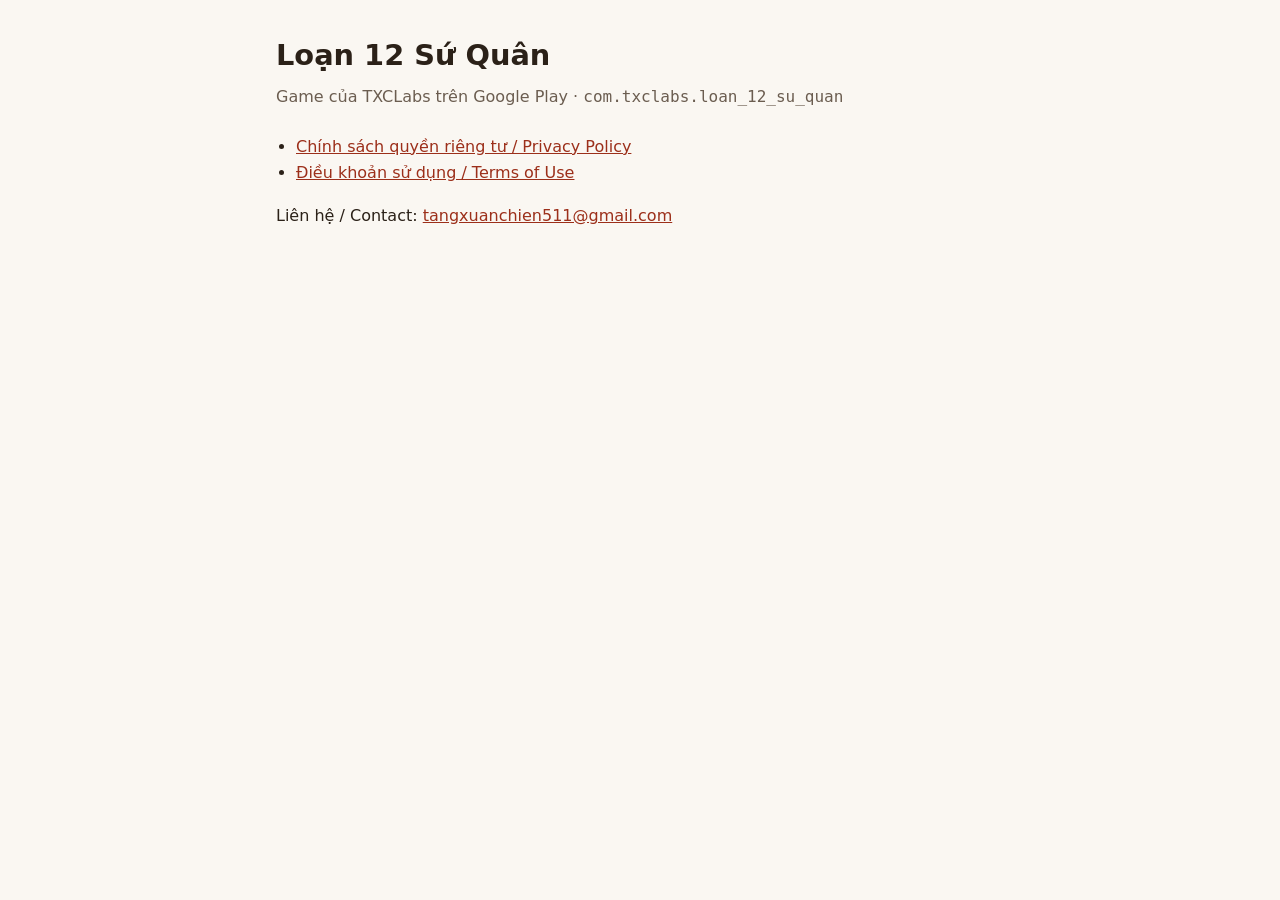
<file: index.html>
<!doctype html>
<html lang="vi">
<head>
  <meta charset="utf-8">
  <meta name="viewport" content="width=device-width, initial-scale=1">
  <title>Loạn 12 Sứ Quân – TXCLabs</title>
  <link rel="stylesheet" href="style.css">
</head>
<body>
<main>
  <h1>Loạn 12 Sứ Quân</h1>
  <p class="meta">Game của TXCLabs trên Google Play · <code>com.txclabs.loan_12_su_quan</code></p>
  <ul>
    <li><a href="privacy.html">Chính sách quyền riêng tư / Privacy Policy</a></li>
    <li><a href="terms.html">Điều khoản sử dụng / Terms of Use</a></li>
  </ul>
  <p>Liên hệ / Contact: <a href="mailto:tangxuanchien511@gmail.com">tangxuanchien511@gmail.com</a></p>
</main>
</body>
</html>
</file>
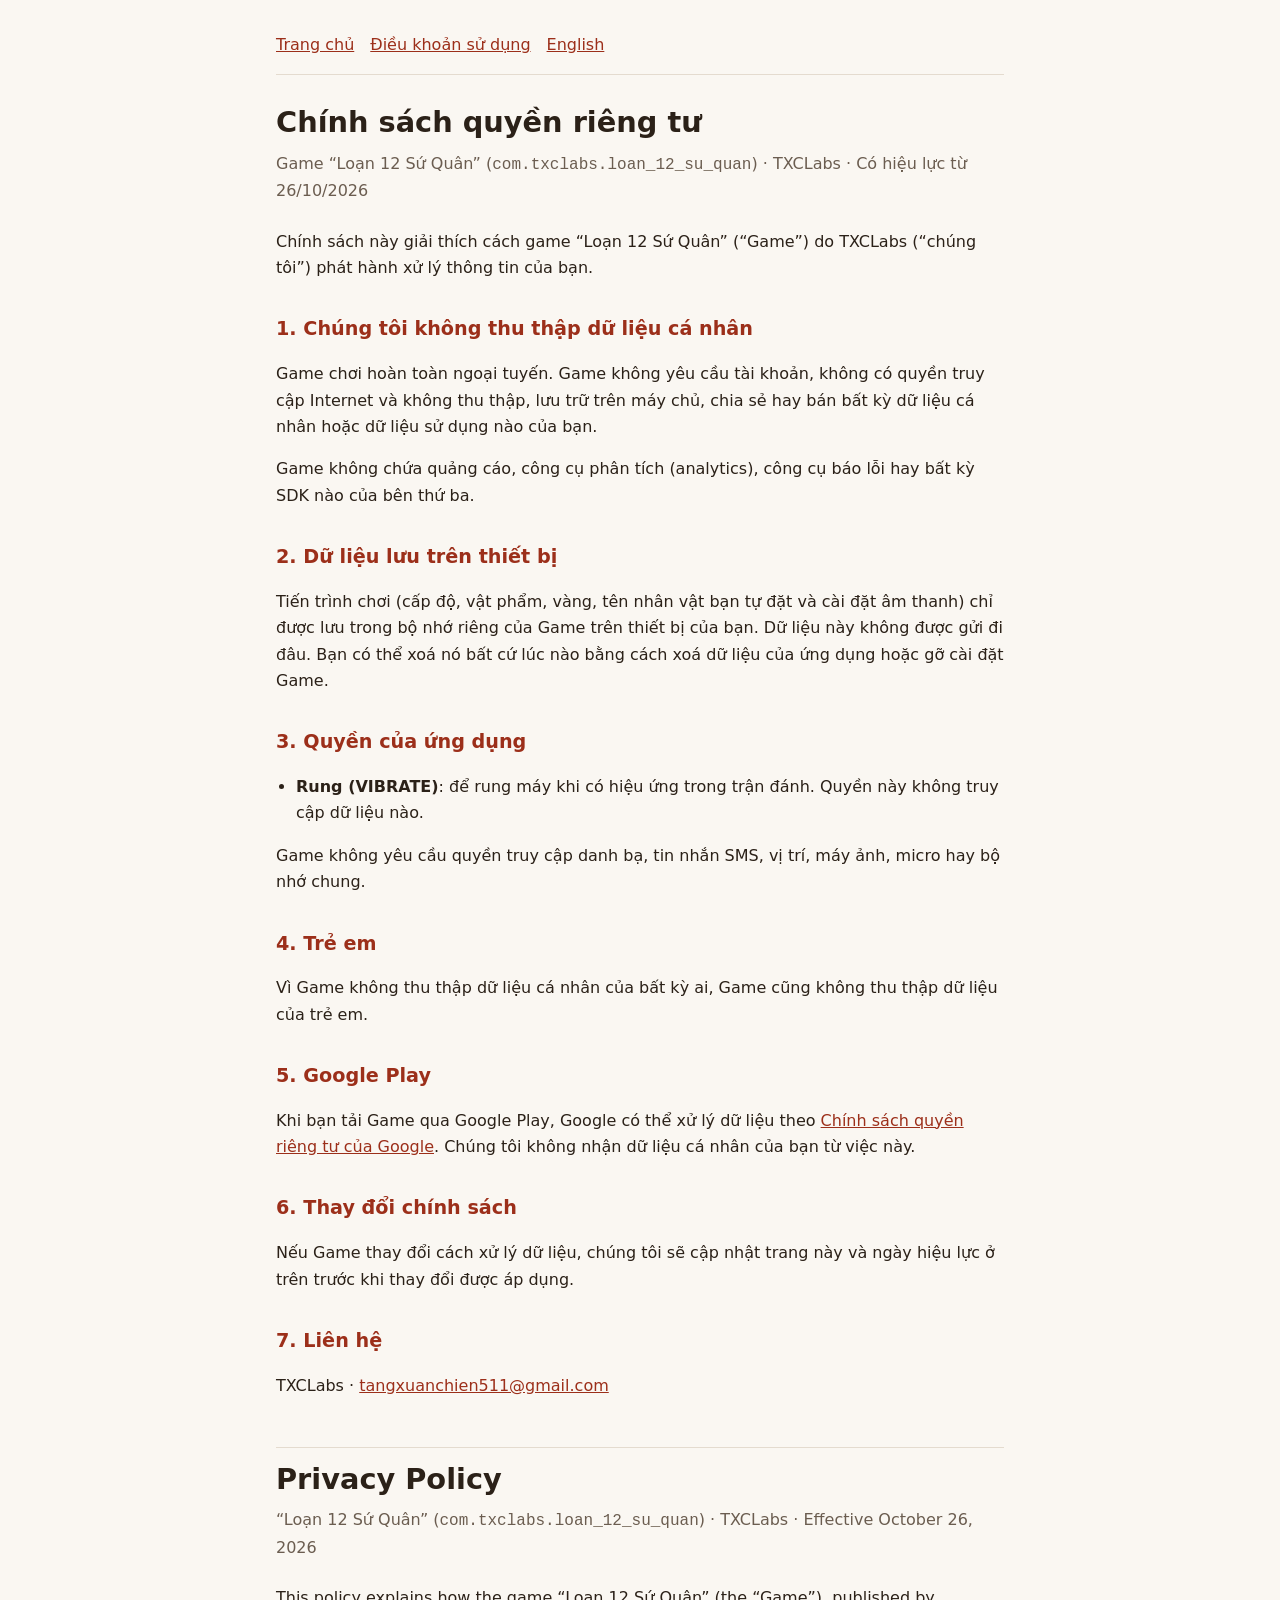
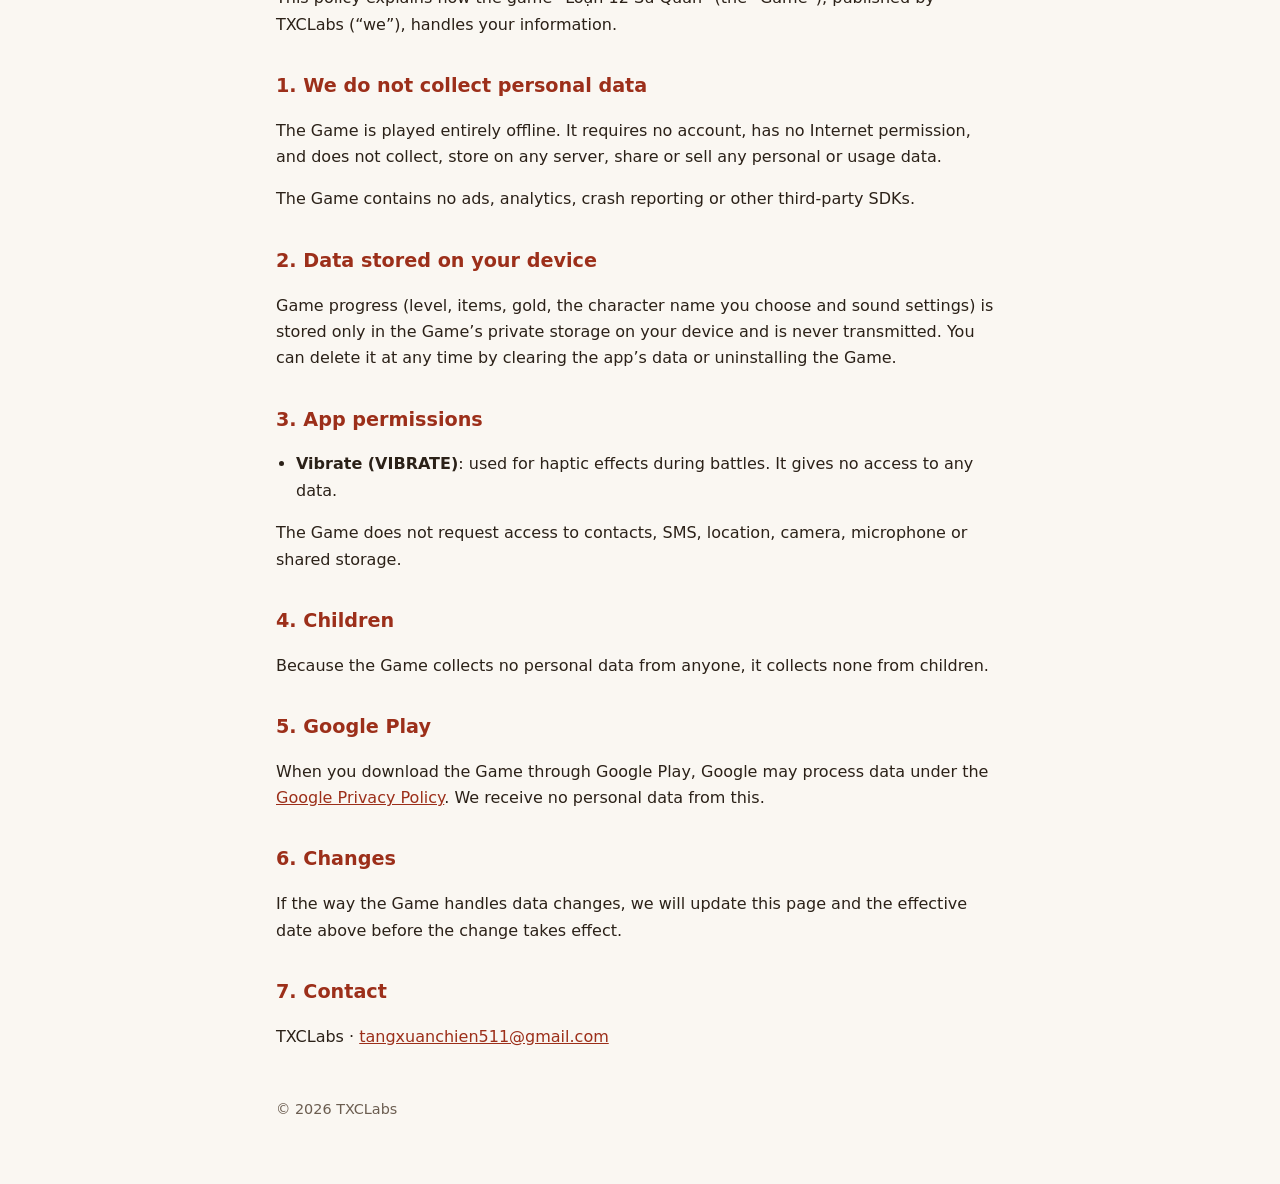
<file: privacy.html>
<!doctype html>
<html lang="vi">
<head>
  <meta charset="utf-8">
  <meta name="viewport" content="width=device-width, initial-scale=1">
  <title>Chính sách quyền riêng tư – Loạn 12 Sứ Quân</title>
  <link rel="stylesheet" href="style.css">
</head>
<body>
<main>
  <nav><a href="index.html">Trang chủ</a><a href="terms.html">Điều khoản sử dụng</a><a href="#en">English</a></nav>

  <h1>Chính sách quyền riêng tư</h1>
  <p class="meta">Game “Loạn 12 Sứ Quân” (<code>com.txclabs.loan_12_su_quan</code>) · TXCLabs · Có hiệu lực từ 26/10/2026</p>

  <p>Chính sách này giải thích cách game “Loạn 12 Sứ Quân” (“Game”) do TXCLabs (“chúng tôi”) phát hành xử lý thông tin của bạn.</p>

  <h2>1. Chúng tôi không thu thập dữ liệu cá nhân</h2>
  <p>Game chơi hoàn toàn ngoại tuyến. Game không yêu cầu tài khoản, không có quyền truy cập Internet và không thu thập, lưu trữ trên máy chủ, chia sẻ hay bán bất kỳ dữ liệu cá nhân hoặc dữ liệu sử dụng nào của bạn.</p>
  <p>Game không chứa quảng cáo, công cụ phân tích (analytics), công cụ báo lỗi hay bất kỳ SDK nào của bên thứ ba.</p>

  <h2>2. Dữ liệu lưu trên thiết bị</h2>
  <p>Tiến trình chơi (cấp độ, vật phẩm, vàng, tên nhân vật bạn tự đặt và cài đặt âm thanh) chỉ được lưu trong bộ nhớ riêng của Game trên thiết bị của bạn. Dữ liệu này không được gửi đi đâu. Bạn có thể xoá nó bất cứ lúc nào bằng cách xoá dữ liệu của ứng dụng hoặc gỡ cài đặt Game.</p>

  <h2>3. Quyền của ứng dụng</h2>
  <ul>
    <li><strong>Rung (VIBRATE)</strong>: để rung máy khi có hiệu ứng trong trận đánh. Quyền này không truy cập dữ liệu nào.</li>
  </ul>
  <p>Game không yêu cầu quyền truy cập danh bạ, tin nhắn SMS, vị trí, máy ảnh, micro hay bộ nhớ chung.</p>

  <h2>4. Trẻ em</h2>
  <p>Vì Game không thu thập dữ liệu cá nhân của bất kỳ ai, Game cũng không thu thập dữ liệu của trẻ em.</p>

  <h2>5. Google Play</h2>
  <p>Khi bạn tải Game qua Google Play, Google có thể xử lý dữ liệu theo <a href="https://policies.google.com/privacy">Chính sách quyền riêng tư của Google</a>. Chúng tôi không nhận dữ liệu cá nhân của bạn từ việc này.</p>

  <h2>6. Thay đổi chính sách</h2>
  <p>Nếu Game thay đổi cách xử lý dữ liệu, chúng tôi sẽ cập nhật trang này và ngày hiệu lực ở trên trước khi thay đổi được áp dụng.</p>

  <h2>7. Liên hệ</h2>
  <p>TXCLabs · <a href="mailto:tangxuanchien511@gmail.com">tangxuanchien511@gmail.com</a></p>

  <section class="lang" id="en">
    <h1>Privacy Policy</h1>
    <p class="meta">“Loạn 12 Sứ Quân” (<code>com.txclabs.loan_12_su_quan</code>) · TXCLabs · Effective October 26, 2026</p>

    <p>This policy explains how the game “Loạn 12 Sứ Quân” (the “Game”), published by TXCLabs (“we”), handles your information.</p>

    <h2>1. We do not collect personal data</h2>
    <p>The Game is played entirely offline. It requires no account, has no Internet permission, and does not collect, store on any server, share or sell any personal or usage data.</p>
    <p>The Game contains no ads, analytics, crash reporting or other third-party SDKs.</p>

    <h2>2. Data stored on your device</h2>
    <p>Game progress (level, items, gold, the character name you choose and sound settings) is stored only in the Game’s private storage on your device and is never transmitted. You can delete it at any time by clearing the app’s data or uninstalling the Game.</p>

    <h2>3. App permissions</h2>
    <ul>
      <li><strong>Vibrate (VIBRATE)</strong>: used for haptic effects during battles. It gives no access to any data.</li>
    </ul>
    <p>The Game does not request access to contacts, SMS, location, camera, microphone or shared storage.</p>

    <h2>4. Children</h2>
    <p>Because the Game collects no personal data from anyone, it collects none from children.</p>

    <h2>5. Google Play</h2>
    <p>When you download the Game through Google Play, Google may process data under the <a href="https://policies.google.com/privacy">Google Privacy Policy</a>. We receive no personal data from this.</p>

    <h2>6. Changes</h2>
    <p>If the way the Game handles data changes, we will update this page and the effective date above before the change takes effect.</p>

    <h2>7. Contact</h2>
    <p>TXCLabs · <a href="mailto:tangxuanchien511@gmail.com">tangxuanchien511@gmail.com</a></p>
  </section>

  <footer>© 2026 TXCLabs</footer>
</main>
</body>
</html>
</file>
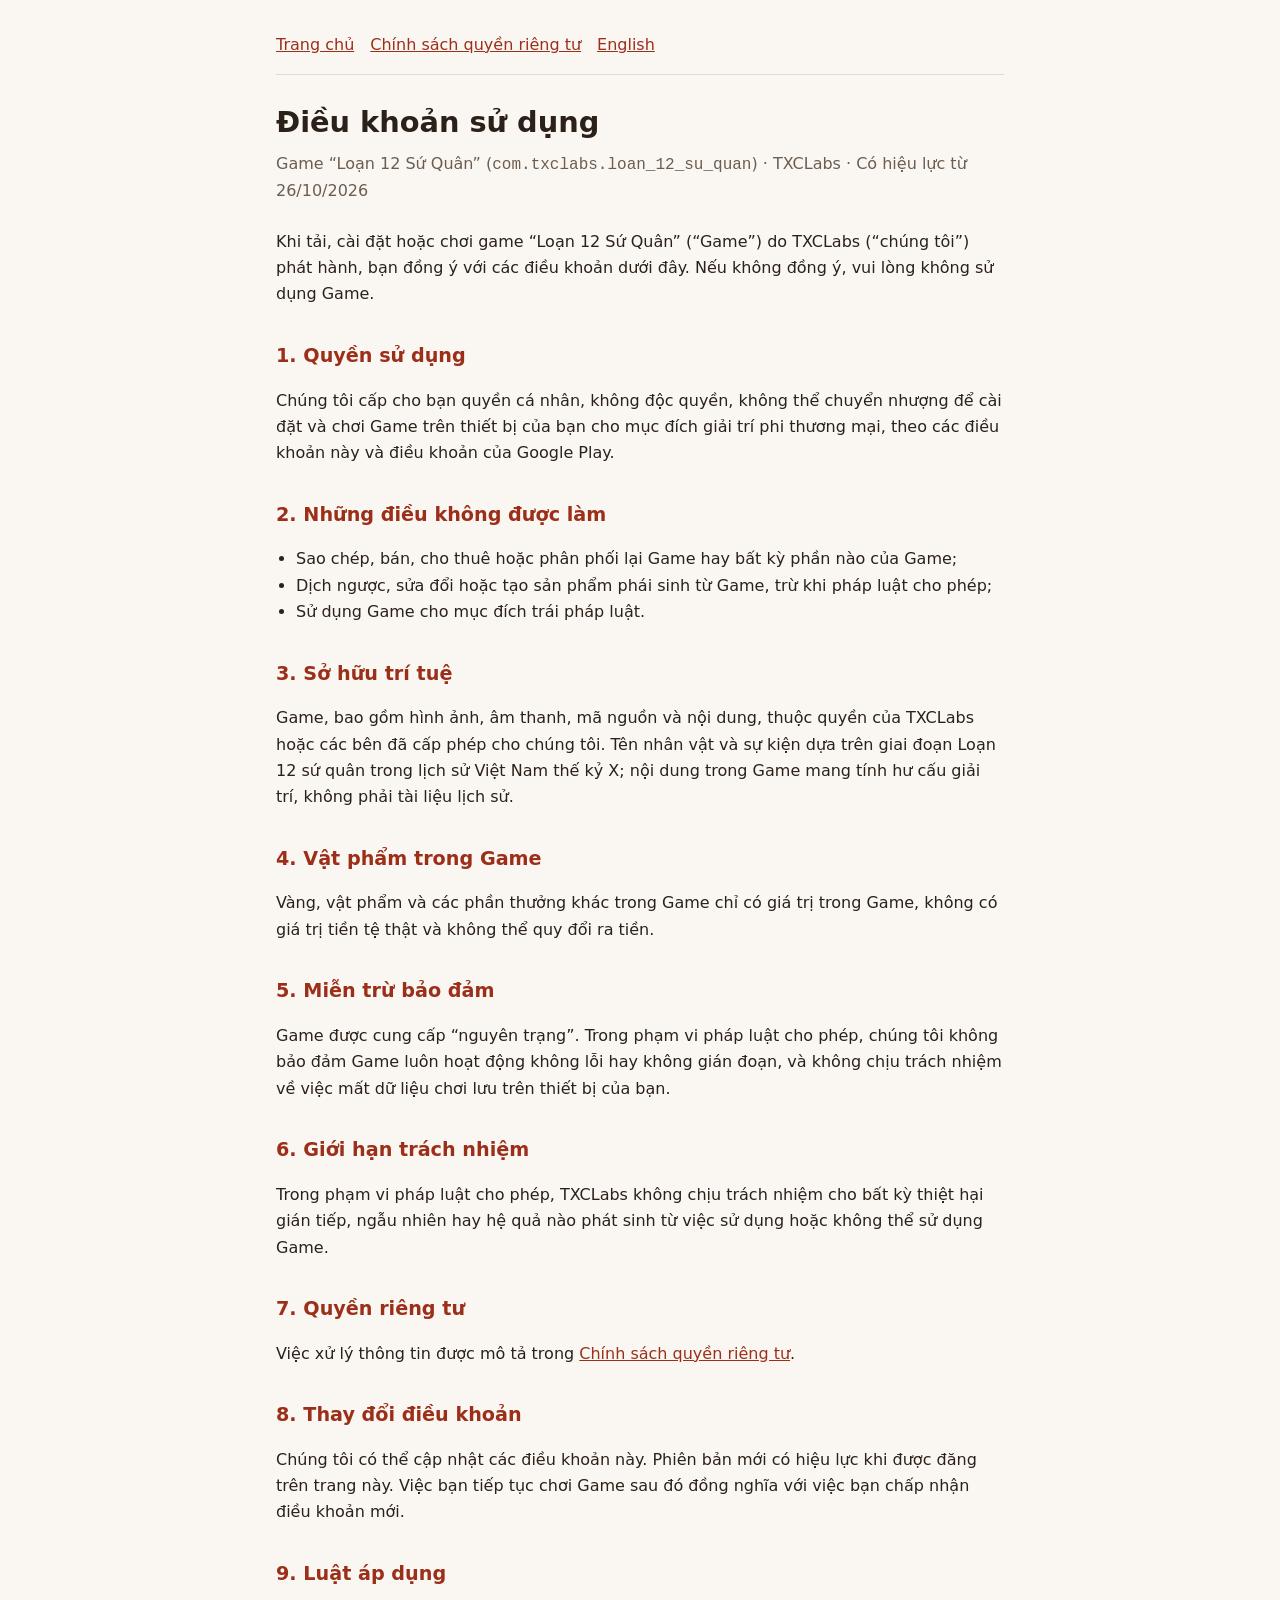
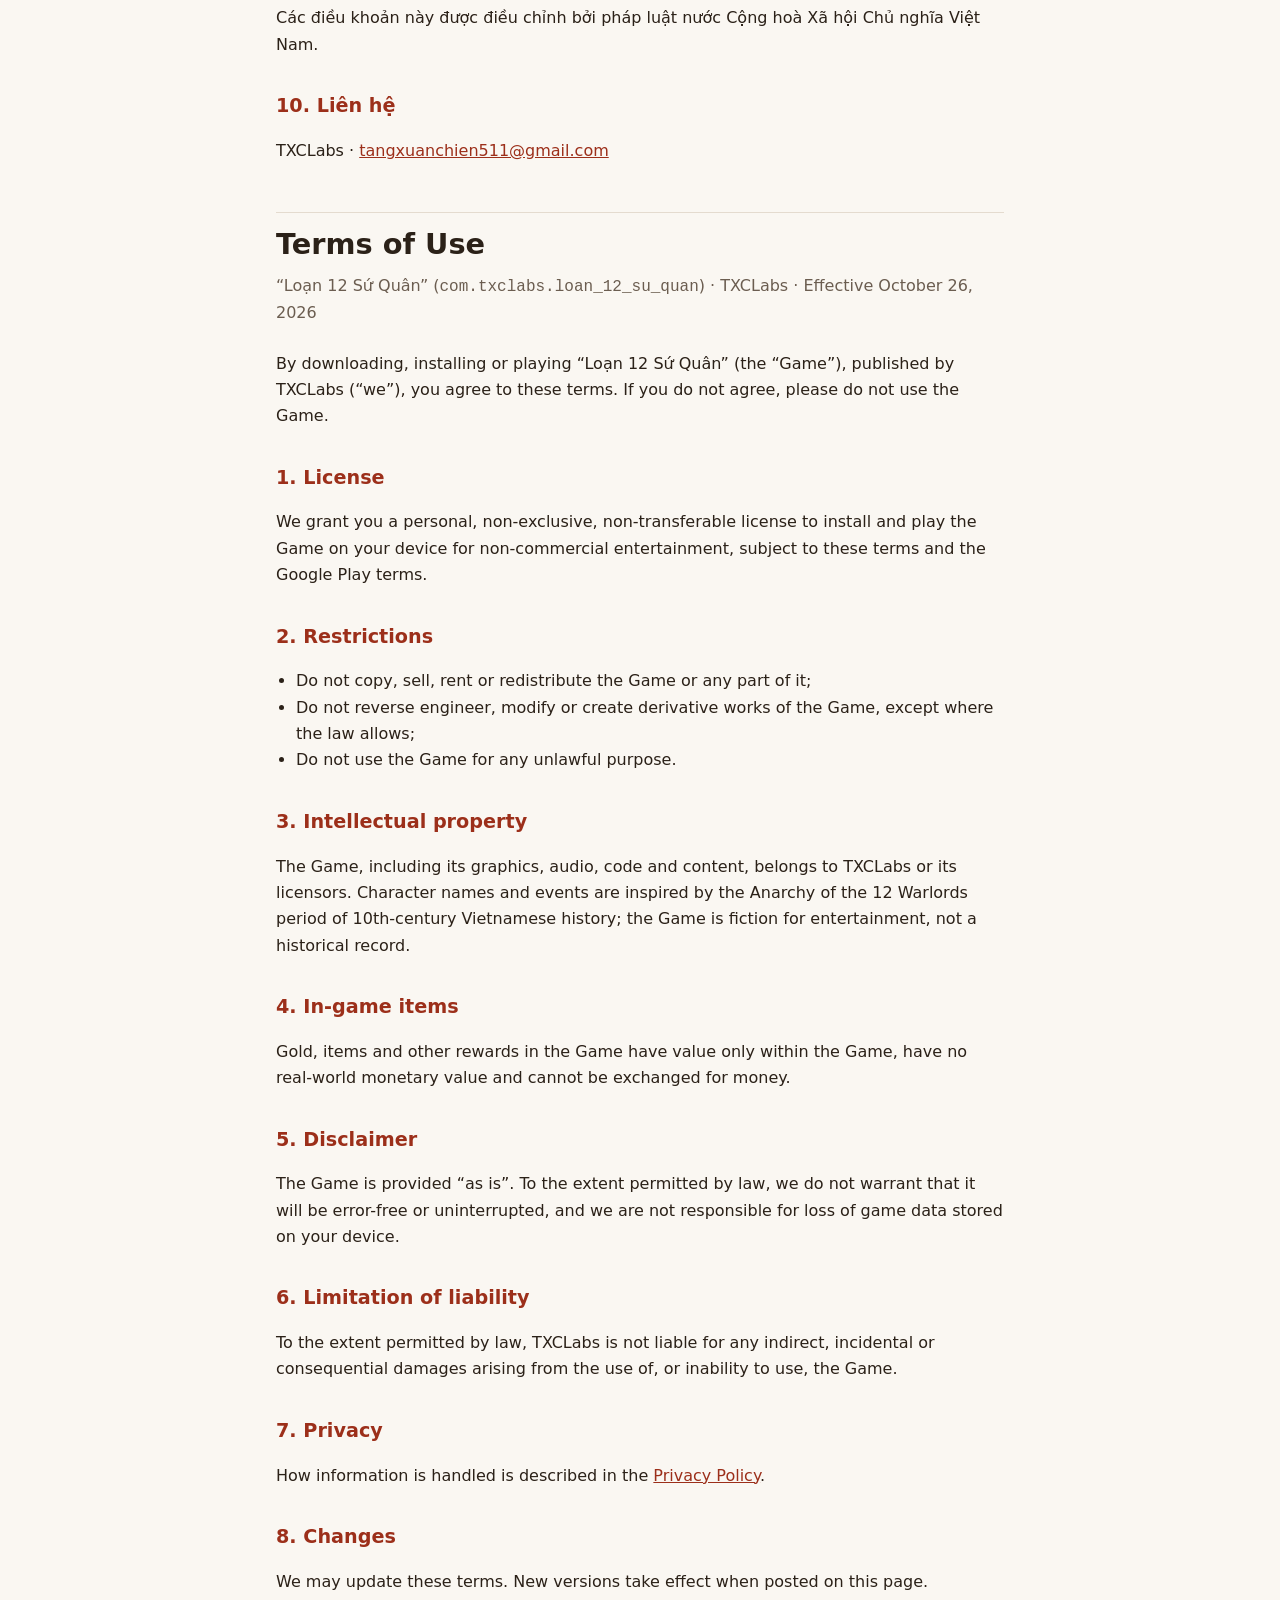
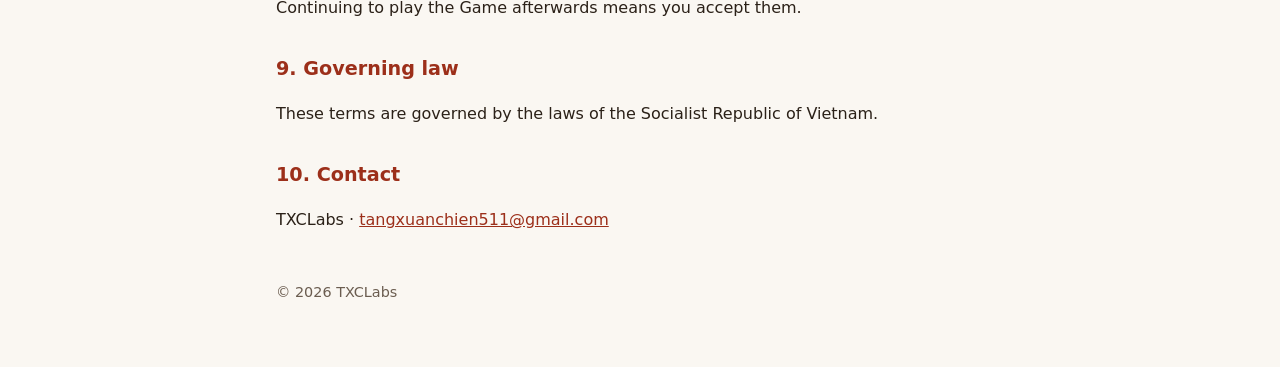
<file: terms.html>
<!doctype html>
<html lang="vi">
<head>
  <meta charset="utf-8">
  <meta name="viewport" content="width=device-width, initial-scale=1">
  <title>Điều khoản sử dụng – Loạn 12 Sứ Quân</title>
  <link rel="stylesheet" href="style.css">
</head>
<body>
<main>
  <nav><a href="index.html">Trang chủ</a><a href="privacy.html">Chính sách quyền riêng tư</a><a href="#en">English</a></nav>

  <h1>Điều khoản sử dụng</h1>
  <p class="meta">Game “Loạn 12 Sứ Quân” (<code>com.txclabs.loan_12_su_quan</code>) · TXCLabs · Có hiệu lực từ 26/10/2026</p>

  <p>Khi tải, cài đặt hoặc chơi game “Loạn 12 Sứ Quân” (“Game”) do TXCLabs (“chúng tôi”) phát hành, bạn đồng ý với các điều khoản dưới đây. Nếu không đồng ý, vui lòng không sử dụng Game.</p>

  <h2>1. Quyền sử dụng</h2>
  <p>Chúng tôi cấp cho bạn quyền cá nhân, không độc quyền, không thể chuyển nhượng để cài đặt và chơi Game trên thiết bị của bạn cho mục đích giải trí phi thương mại, theo các điều khoản này và điều khoản của Google Play.</p>

  <h2>2. Những điều không được làm</h2>
  <ul>
    <li>Sao chép, bán, cho thuê hoặc phân phối lại Game hay bất kỳ phần nào của Game;</li>
    <li>Dịch ngược, sửa đổi hoặc tạo sản phẩm phái sinh từ Game, trừ khi pháp luật cho phép;</li>
    <li>Sử dụng Game cho mục đích trái pháp luật.</li>
  </ul>

  <h2>3. Sở hữu trí tuệ</h2>
  <p>Game, bao gồm hình ảnh, âm thanh, mã nguồn và nội dung, thuộc quyền của TXCLabs hoặc các bên đã cấp phép cho chúng tôi. Tên nhân vật và sự kiện dựa trên giai đoạn Loạn 12 sứ quân trong lịch sử Việt Nam thế kỷ X; nội dung trong Game mang tính hư cấu giải trí, không phải tài liệu lịch sử.</p>

  <h2>4. Vật phẩm trong Game</h2>
  <p>Vàng, vật phẩm và các phần thưởng khác trong Game chỉ có giá trị trong Game, không có giá trị tiền tệ thật và không thể quy đổi ra tiền.</p>

  <h2>5. Miễn trừ bảo đảm</h2>
  <p>Game được cung cấp “nguyên trạng”. Trong phạm vi pháp luật cho phép, chúng tôi không bảo đảm Game luôn hoạt động không lỗi hay không gián đoạn, và không chịu trách nhiệm về việc mất dữ liệu chơi lưu trên thiết bị của bạn.</p>

  <h2>6. Giới hạn trách nhiệm</h2>
  <p>Trong phạm vi pháp luật cho phép, TXCLabs không chịu trách nhiệm cho bất kỳ thiệt hại gián tiếp, ngẫu nhiên hay hệ quả nào phát sinh từ việc sử dụng hoặc không thể sử dụng Game.</p>

  <h2>7. Quyền riêng tư</h2>
  <p>Việc xử lý thông tin được mô tả trong <a href="privacy.html">Chính sách quyền riêng tư</a>.</p>

  <h2>8. Thay đổi điều khoản</h2>
  <p>Chúng tôi có thể cập nhật các điều khoản này. Phiên bản mới có hiệu lực khi được đăng trên trang này. Việc bạn tiếp tục chơi Game sau đó đồng nghĩa với việc bạn chấp nhận điều khoản mới.</p>

  <h2>9. Luật áp dụng</h2>
  <p>Các điều khoản này được điều chỉnh bởi pháp luật nước Cộng hoà Xã hội Chủ nghĩa Việt Nam.</p>

  <h2>10. Liên hệ</h2>
  <p>TXCLabs · <a href="mailto:tangxuanchien511@gmail.com">tangxuanchien511@gmail.com</a></p>

  <section class="lang" id="en">
    <h1>Terms of Use</h1>
    <p class="meta">“Loạn 12 Sứ Quân” (<code>com.txclabs.loan_12_su_quan</code>) · TXCLabs · Effective October 26, 2026</p>

    <p>By downloading, installing or playing “Loạn 12 Sứ Quân” (the “Game”), published by TXCLabs (“we”), you agree to these terms. If you do not agree, please do not use the Game.</p>

    <h2>1. License</h2>
    <p>We grant you a personal, non-exclusive, non-transferable license to install and play the Game on your device for non-commercial entertainment, subject to these terms and the Google Play terms.</p>

    <h2>2. Restrictions</h2>
    <ul>
      <li>Do not copy, sell, rent or redistribute the Game or any part of it;</li>
      <li>Do not reverse engineer, modify or create derivative works of the Game, except where the law allows;</li>
      <li>Do not use the Game for any unlawful purpose.</li>
    </ul>

    <h2>3. Intellectual property</h2>
    <p>The Game, including its graphics, audio, code and content, belongs to TXCLabs or its licensors. Character names and events are inspired by the Anarchy of the 12 Warlords period of 10th-century Vietnamese history; the Game is fiction for entertainment, not a historical record.</p>

    <h2>4. In-game items</h2>
    <p>Gold, items and other rewards in the Game have value only within the Game, have no real-world monetary value and cannot be exchanged for money.</p>

    <h2>5. Disclaimer</h2>
    <p>The Game is provided “as is”. To the extent permitted by law, we do not warrant that it will be error-free or uninterrupted, and we are not responsible for loss of game data stored on your device.</p>

    <h2>6. Limitation of liability</h2>
    <p>To the extent permitted by law, TXCLabs is not liable for any indirect, incidental or consequential damages arising from the use of, or inability to use, the Game.</p>

    <h2>7. Privacy</h2>
    <p>How information is handled is described in the <a href="privacy.html">Privacy Policy</a>.</p>

    <h2>8. Changes</h2>
    <p>We may update these terms. New versions take effect when posted on this page. Continuing to play the Game afterwards means you accept them.</p>

    <h2>9. Governing law</h2>
    <p>These terms are governed by the laws of the Socialist Republic of Vietnam.</p>

    <h2>10. Contact</h2>
    <p>TXCLabs · <a href="mailto:tangxuanchien511@gmail.com">tangxuanchien511@gmail.com</a></p>
  </section>

  <footer>© 2026 TXCLabs</footer>
</main>
</body>
</html>
</file>
<file: style.css>
:root {
  --bg: #faf7f2;
  --fg: #2b2118;
  --muted: #6b5d50;
  --accent: #9c2f1a;
  --line: #e4dbcf;
}
@media (prefers-color-scheme: dark) {
  :root {
    --bg: #1b1612;
    --fg: #efe6da;
    --muted: #b3a493;
    --accent: #e0805f;
    --line: #3a3029;
  }
}
* { box-sizing: border-box; }
body {
  margin: 0;
  background: var(--bg);
  color: var(--fg);
  font: 16px/1.65 system-ui, -apple-system, "Segoe UI", Roboto, sans-serif;
}
main { max-width: 760px; margin: 0 auto; padding: 32px 16px 64px; }
h1 { font-size: 1.8rem; margin: 0 0 4px; }
h2 { font-size: 1.2rem; margin: 32px 0 8px; color: var(--accent); }
.meta { color: var(--muted); margin: 0 0 24px; }
a { color: var(--accent); }
nav { display: flex; gap: 16px; flex-wrap: wrap; padding-bottom: 16px; border-bottom: 1px solid var(--line); margin-bottom: 24px; }
.lang { border-top: 1px solid var(--line); margin-top: 48px; padding-top: 8px; }
ul { padding-left: 20px; }
footer { color: var(--muted); font-size: 0.9rem; margin-top: 48px; }
</file>
